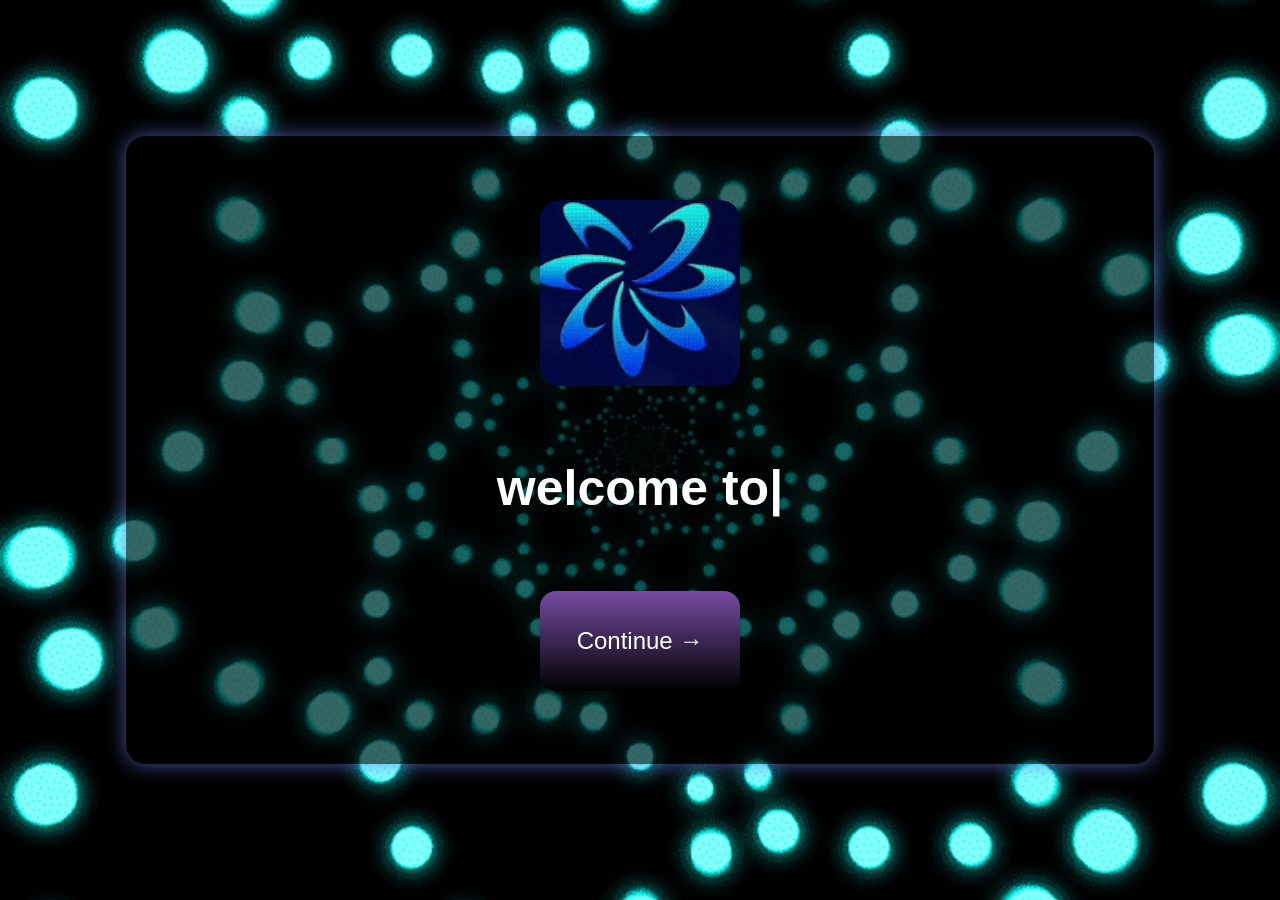
<file: index.html>
<!DOCTYPE html>
<html lang="en">

<head>
  <meta charset="UTF-8">
  <meta name="viewport" content="width=device-width, initial-scale=1.0">
  <title>2B</title>
  <link rel="stylesheet" href="./2B.css">
  <link rel="icon" href="images/IMG_0420.jpeg">
</head>

<body>
 <div id="box" role="main" aria-label="Welcome to 2B AI Teacher">
  <img src="images/IMG_0420.jpeg" id="logo" alt="2B AI Teacher Logo" tabindex="0" role="button" aria-label="Click to change background">

  <h1 id="title" aria-live="polite"></h1>

  <button id="continue" aria-label="Continue to main page">Continue →</button>
</div>

<script src="./2B.js"></script>
</body>

</html>
</file>
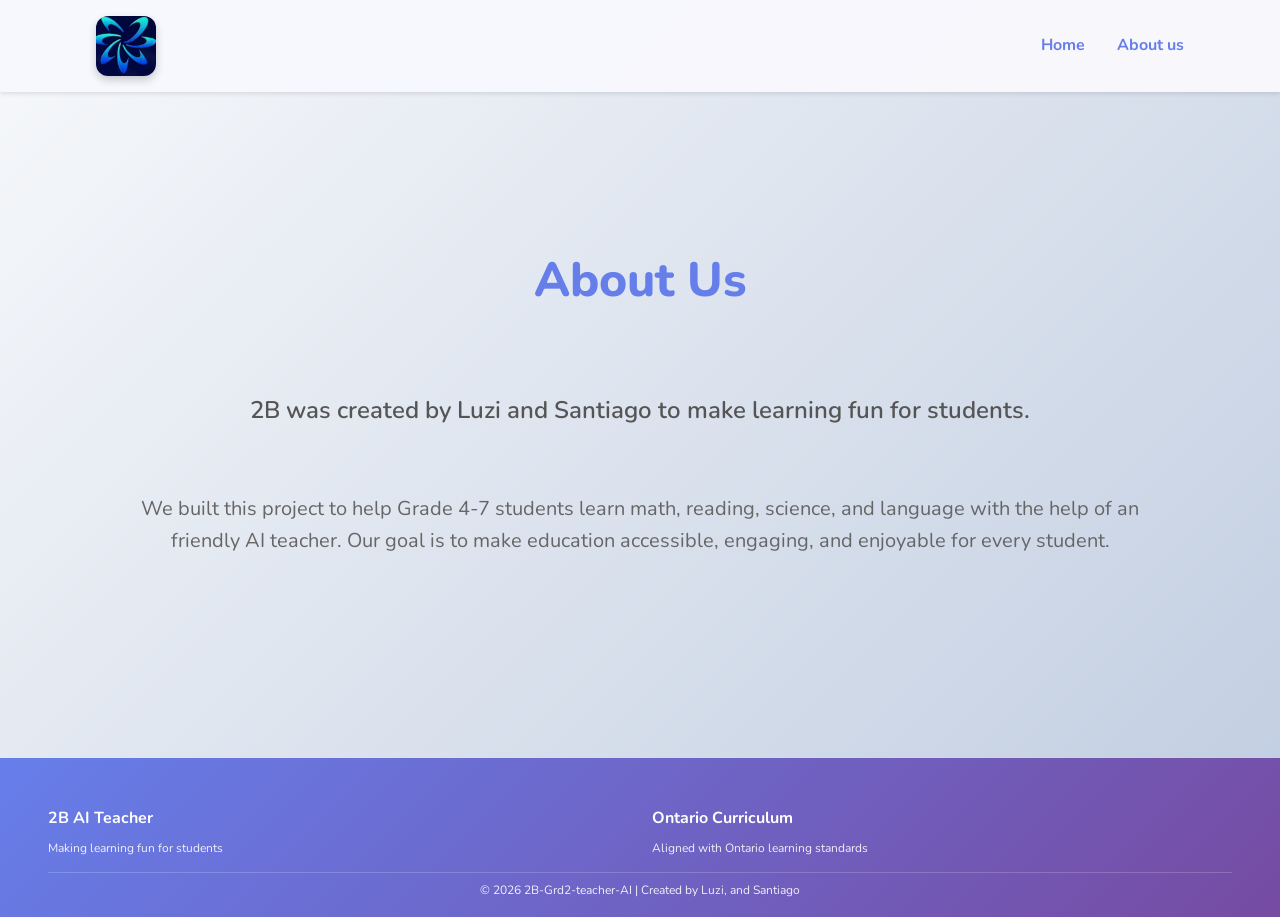
<file: html/about.html>
<!DOCTYPE html>
<html lang="en">
<head>
  <meta charset="UTF-8" />
  <meta name="viewport" content="width=device-width, initial-scale=1.0" />
  <title>About Us</title>
  <link rel="stylesheet" href="../css/shared.css" />
  <link rel="stylesheet" href="../css/main.css" />
  <link rel="preconnect" href="https://fonts.googleapis.com">
  <link rel="preconnect" href="https://fonts.gstatic.com" crossorigin>
  <link href="https://fonts.googleapis.com/css2?family=Nunito:wght@400;600;700;800&display=swap" rel="stylesheet">
  <link rel="icon" href="../images/IMG_0420.jpeg">
  <script src="../js/layout.js"></script>
</head>

<body>
  <header class="header" role="banner"></header>

  <section class="hero" role="main" aria-label="About us">
    <div class="hero-content">
      <h1 class="hero-title">About Us</h1>
      <p class="hero-subtitle">2B was created by Luzi and Santiago to make learning fun for students.</p>
      <p class="hero-description">We built this project to help Grade 4-7 students learn math, reading, science, and language with the help of an friendly AI teacher. Our goal is to make education accessible, engaging, and enjoyable for every student.</p>
    </div>
  </section>

  <footer class="footer" role="contentinfo"></footer>
</body>
</html>
</file>
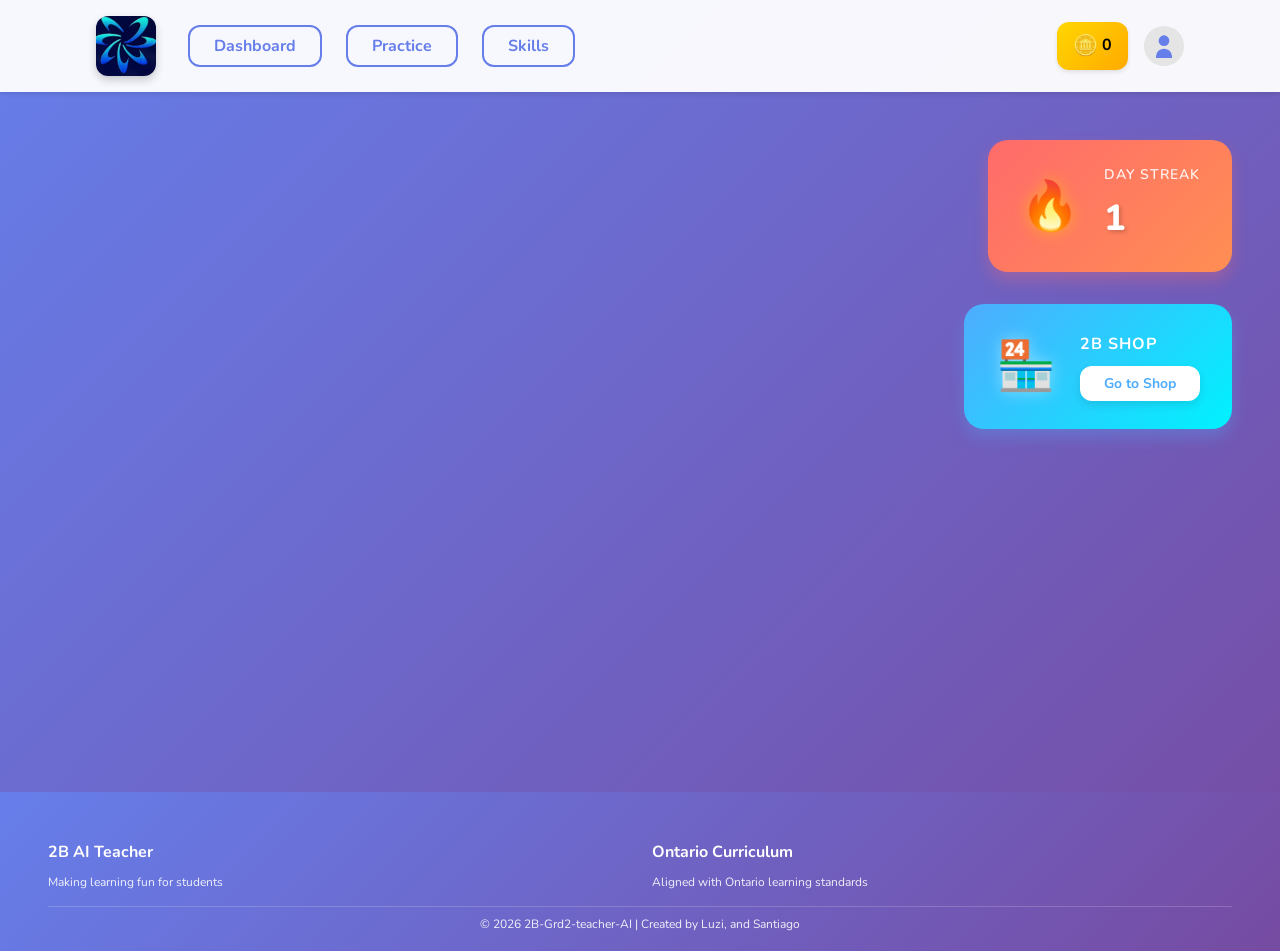
<file: html/dashboard.html>
<!DOCTYPE html>
<html lang="en">
    <head>
        <meta charset="UTF-8" />
        <meta name="viewport" content="width=device-width, initial-scale=1.0" />
        <title>Dashboard</title>
        <link rel="stylesheet" href="../css/shared.css" />
        <link rel="stylesheet" href="../css/dashboard.css" />
        <link rel="preconnect" href="https://fonts.googleapis.com">
        <link rel="preconnect" href="https://fonts.gstatic.com" crossorigin>
        <link href="https://fonts.googleapis.com/css2?family=Nunito:wght@400;600;700;800&display=swap" rel="stylesheet">
        <link rel="icon" href="../images/IMG_0420.jpeg"> 
        <script src="../js/layout.js"></script>     
    </head>

    <body>
        <!-- Header Navigation -->
        <header class="header" role="banner"></header>

        <!-- Main Content -->
        <main class="dashboard-content" role="main">
            <div class="streak-container">
                <div class="streak-card">
                    <div class="streak-icon">
                        🔥
                    </div>
                    <div class="streak-info">
                        <div class="streak-label">Day Streak</div>
                        <div class="streak-count">0</div>
                    </div>
                </div>
            </div>
            <div class="shop-container">
                <div class="shop-card">
                    <div class="shop-icon">
                        🏪
                    </div>
                    <div class="shop-info">
                        <div class="shop-label">2B Shop</div>
                        <button class="shop-button">Go to Shop</button>
                    </div>
                </div>
            </div>
        </main>
            <!-- Shop Overlay -->
        <div id="shopOverlay" class="shop-overlay">
            <div class="shop-modal">
                <button id="closeShop" class="close-shop">✕</button>

                <h2>🏪 2B Shop</h2>
                <p>Welcome to the 2B Shop!</p>

                <!-- Shop items will go here later -->
            </div>
        </div>

        <!-- Footer -->
        <footer class="footer" role="contentinfo"></footer>

<!-- Grade Selection Overlay -->
<div id="gradeOverlay" class="grade-overlay">
    <div class="grade-modal">
        <button id="closeGrade" class="close-grade">✕</button>

        <h2>Choose My Grade</h2>
        <p>Select my grade:</p>

        <div class="grade-buttons">
            <button class="grade-button" data-grade="4">Grade 4</button>
            <button class="grade-button" data-grade="5">Grade 5</button>
            <button class="grade-button" data-grade="6">Grade 6</button>
            <button class="grade-button" data-grade="7">Grade 7</button>
        </div>

        <p id="selectedGrade">No grade selected</p>
    </div>
</div>



        <script src="../js/dashboard.js"></script>
    </body>

</html>
</file>
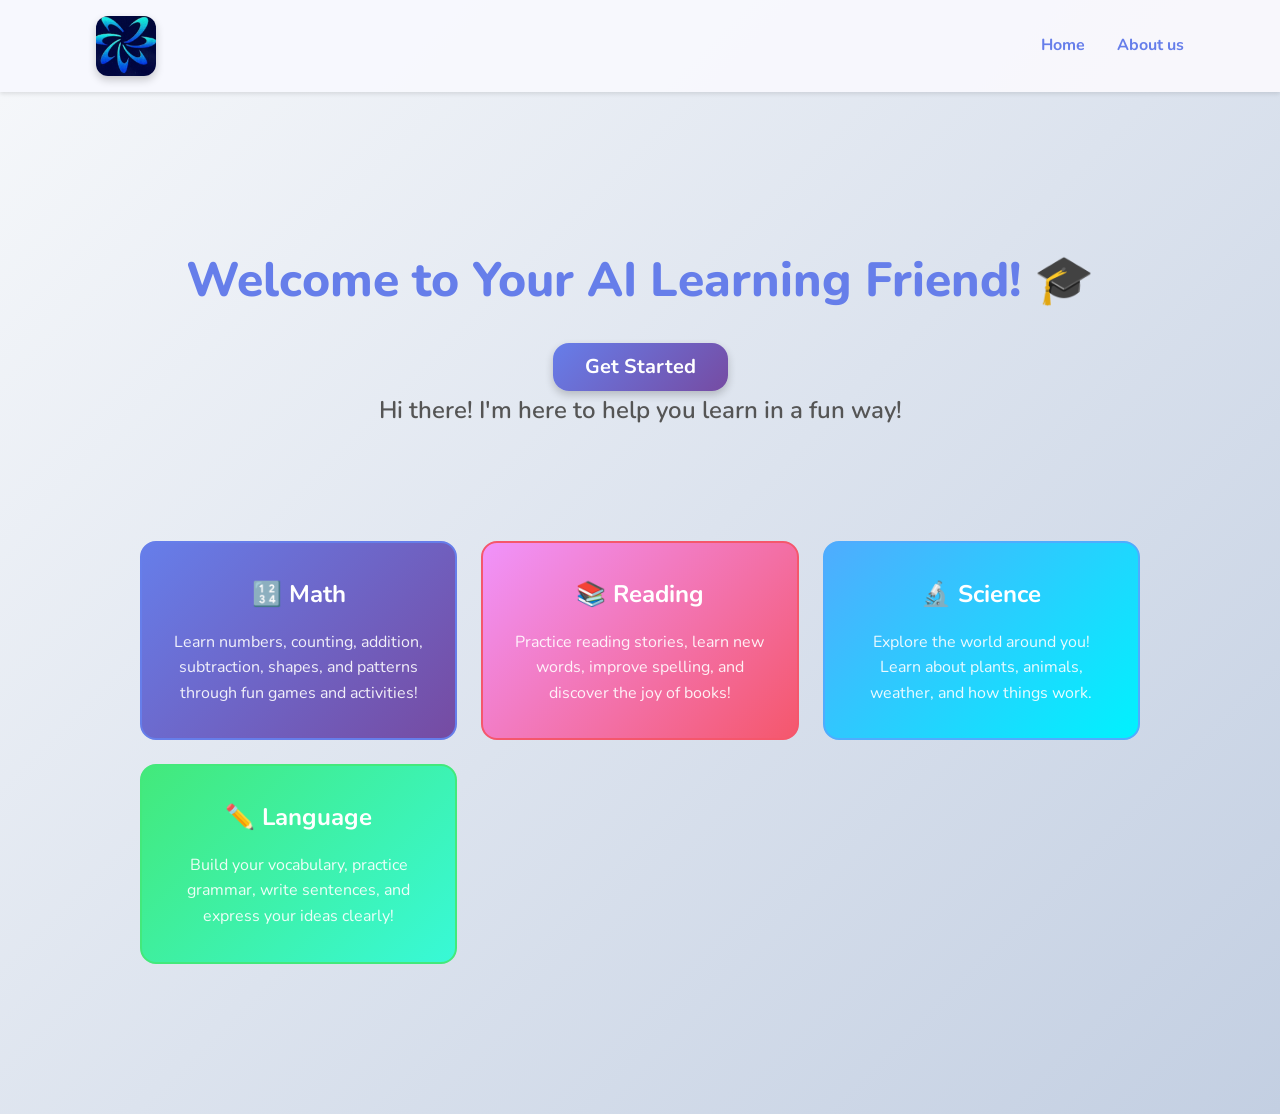
<file: html/main.html>
<!DOCTYPE html>
<html lang="en">
<head>
  <meta charset="UTF-8" />
  <meta name="viewport" content="width=device-width, initial-scale=1.0" />
  <title>Main Section</title>
  <link rel="stylesheet" href="../css/shared.css" />
  <link rel="stylesheet" href="../css/main.css" />
  <link rel="preconnect" href="https://fonts.googleapis.com">
  <link rel="preconnect" href="https://fonts.gstatic.com" crossorigin>
  <link href="https://fonts.googleapis.com/css2?family=Nunito:wght@400;600;700;800&display=swap" rel="stylesheet">
  <link rel="icon" href="../images/IMG_0420.jpeg">
  <script src="../js/layout.js"></script>
</head>

<body>
  <!-- Header Navigation -->
  <header class="header" role="banner"></header>

  <!-- Hero Section -->
  <section class="hero" role="main" aria-label="Welcome section">
    <div class="hero-content">
      <div class="hero-text">
        <h1 class="hero-title">Welcome to Your AI Learning Friend! 🎓</h1>  
              
        <a href="onboarding.html" class="get-started-btn">Get Started</a>

        <p class="hero-subtitle">Hi there! I'm here to help you learn in a fun way!</p>
      </div>

      <div class="subjects-grid">
        <div class="subject-card math-card">
          <h2>🔢 Math</h2>
          <p>Learn numbers, counting, addition, subtraction, shapes, and patterns through fun games and activities!</p>
        </div>

        <div class="subject-card reading-card">
          <h2>📚 Reading</h2>
          <p>Practice reading stories, learn new words, improve spelling, and discover the joy of books!</p>
        </div>

        <div class="subject-card science-card">
          <h2>🔬 Science</h2>
          <p>Explore the world around you! Learn about plants, animals, weather, and how things work.</p>
        </div>

        <div class="subject-card language-card">
          <h2>✏️ Language</h2>
          <p>Build your vocabulary, practice grammar, write sentences, and express your ideas clearly!</p>
        </div>
      </div>
    </div>
  </section>

  <script src="../js/main.js"></script>
  
</body>
</html>
</file>
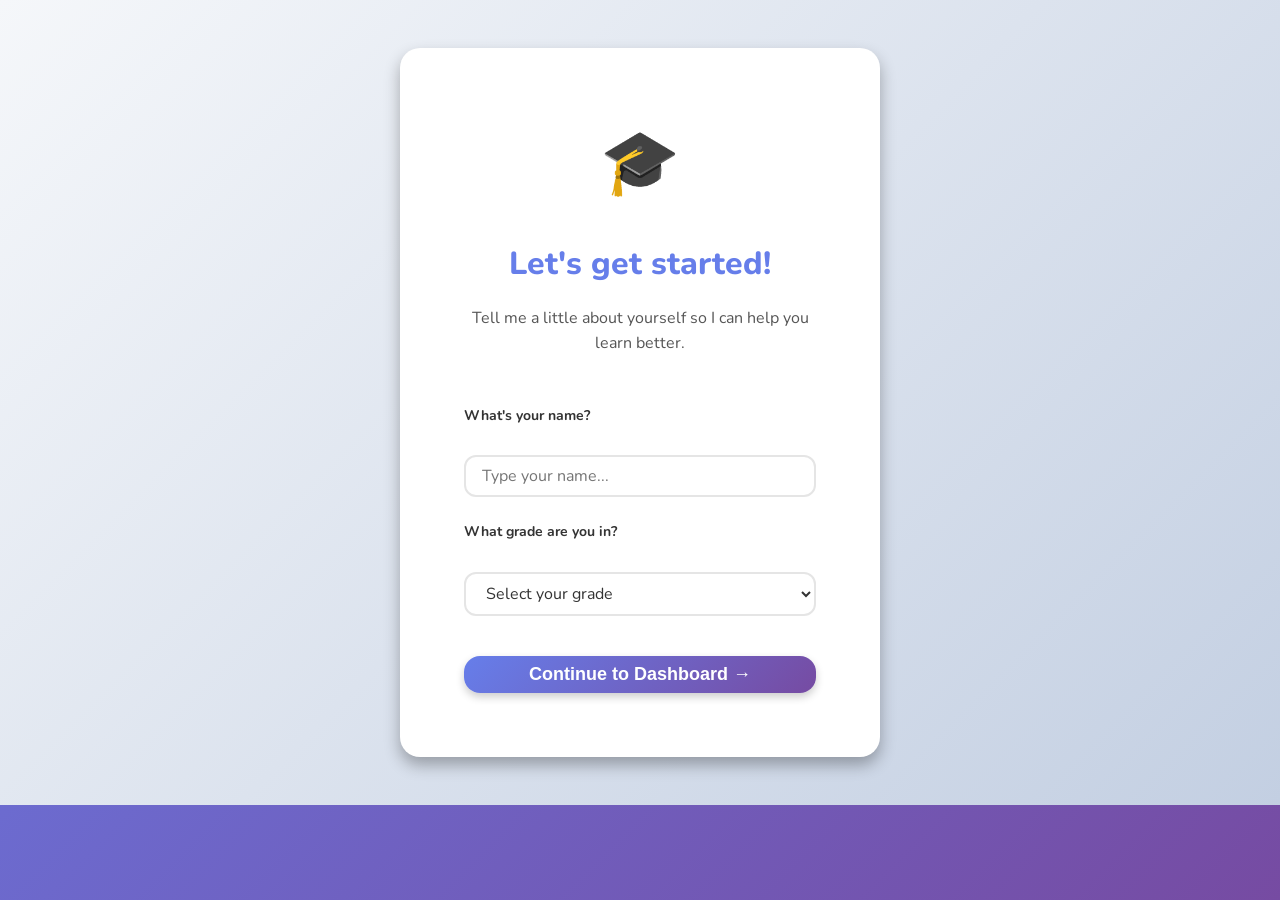
<file: html/onboarding.html>
<!DOCTYPE html>
<html lang="en">
<head>
  <meta charset="UTF-8" />
  <meta name="viewport" content="width=device-width, initial-scale=1.0" />
  <title>Welcome to 2B</title>
  <link rel="stylesheet" href="../css/shared.css" />
  <link rel="stylesheet" href="../css/onboarding.css" />
  <link rel="preconnect" href="https://fonts.googleapis.com">
  <link rel="preconnect" href="https://fonts.gstatic.com" crossorigin>
  <link href="https://fonts.googleapis.com/css2?family=Nunito:wght@400;600;700;800&display=swap" rel="stylesheet">
  <link rel="icon" href="../images/IMG_0420.jpeg">
</head>

<body>
  <section class="onboarding-section" role="main" aria-label="Welcome setup">
    <div class="onboarding-card">
      <div class="onboarding-icon">🎓</div>
      <h1>Let's get started!</h1>
      <p>Tell me a little about yourself so I can help you learn better.</p>

      <form id="onboardingForm" class="onboarding-form" autocomplete="off">
        <label for="studentName">What's your name?</label>
        <input type="text" id="studentName" placeholder="Type your name..." required autocomplete="off" />

        <label for="studentGrade">What grade are you in?</label>
        <select id="studentGrade" required>
          <option value="" disabled selected>Select your grade</option>
          <option value="4">Grade 4</option>
          <option value="5">Grade 5</option>
          <option value="6">Grade 6</option>
          <option value="7">Grade 7</option>
        </select>

        <button type="submit" class="continue-btn">Continue to Dashboard →</button>
      </form>
    </div>
  </section>

  <script src="../js/onboarding.js"></script>
</body>
</html>
</file>
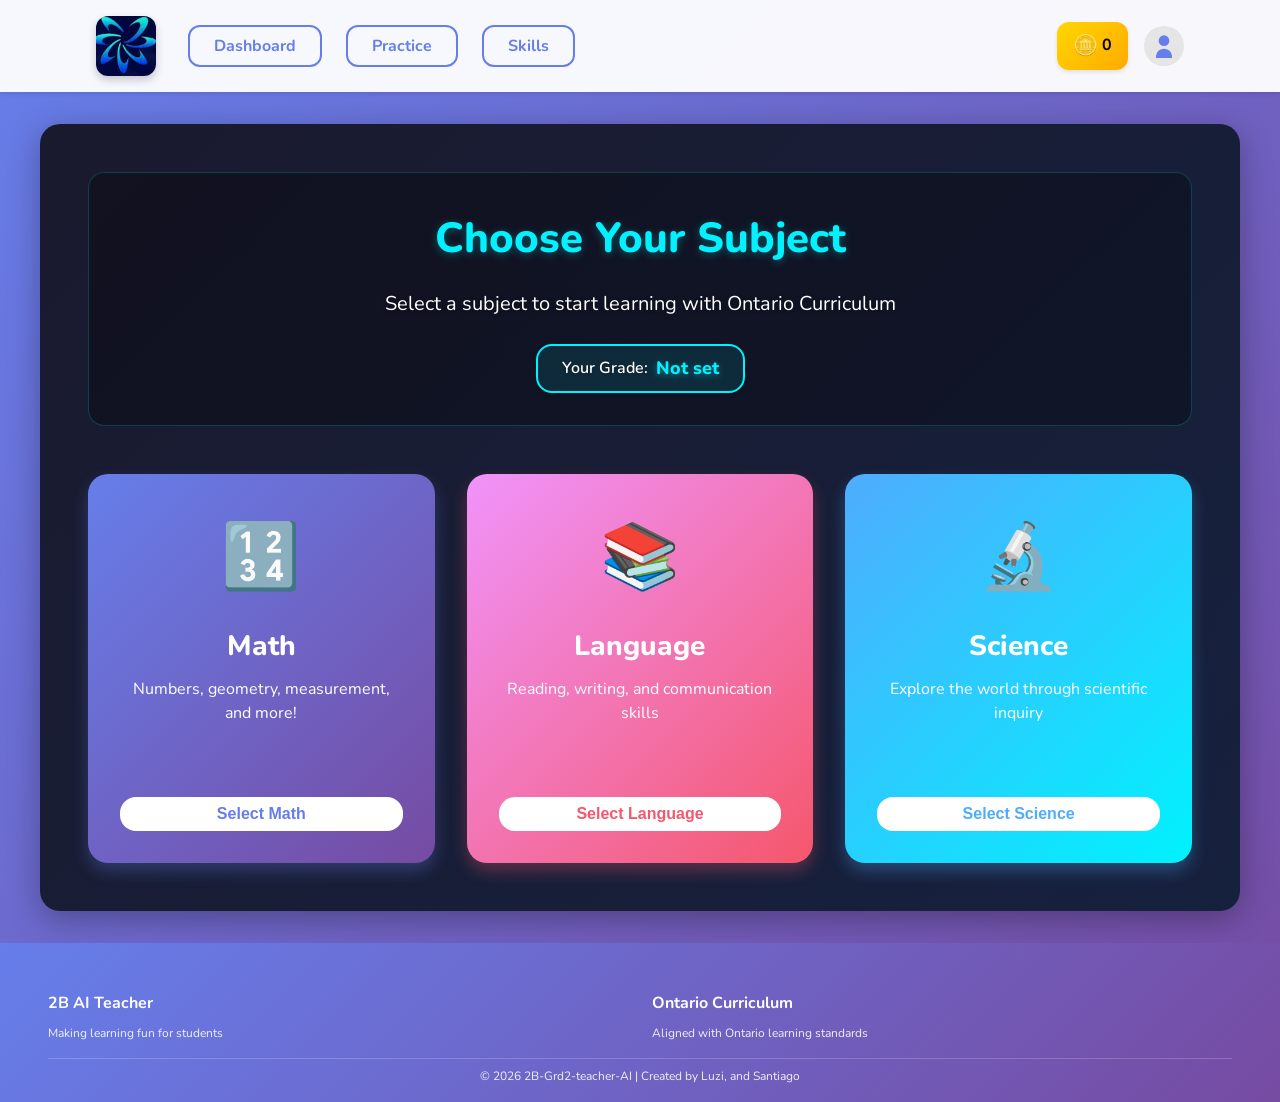
<file: html/practice.html>
<!DOCTYPE html>
<html lang="en">
<head>
  <meta charset="UTF-8" />
  <meta name="viewport" content="width=device-width, initial-scale=1.0" />
  <title>Practice - 2B AI Teacher</title>
  <link rel="stylesheet" href="../css/shared.css" />
  <link rel="stylesheet" href="../css/practice.css" />
  <link rel="preconnect" href="https://fonts.googleapis.com">
  <link rel="preconnect" href="https://fonts.gstatic.com" crossorigin>
  <link href="https://fonts.googleapis.com/css2?family=Nunito:wght@400;600;700;800&display=swap" rel="stylesheet">
  <link rel="icon" href="../images/IMG_0420.jpeg">
  <script src="../js/layout.js"></script>
</head>

<body>
  <!-- Header Navigation -->
  <header class="header" role="banner"></header>

  <!-- Main Content -->
  <main class="practice-content" role="main">
    <div class="practice-header">
      <h1 class="practice-title">Choose Your Subject</h1>
      <p class="practice-subtitle">Select a subject to start learning with Ontario Curriculum</p>
      <div class="grade-indicator">
        <span class="grade-label">Your Grade:</span>
        <span class="grade-value" id="currentGrade">Loading...</span>
      </div>
    </div>

    <!-- Subject Selection Cards -->
    <div class="subjects-container">
      <div class="subject-card math-card" data-subject="math">
        <div class="subject-icon">🔢</div>
        <h2 class="subject-name">Math</h2>
        <p class="subject-description">Numbers, geometry, measurement, and more!</p>
        <div class="subject-themes" id="math-themes"></div>
        <button class="select-subject-btn" aria-label="Select Math subject">Select Math</button>
      </div>

      <div class="subject-card language-card" data-subject="language">
        <div class="subject-icon">📚</div>
        <h2 class="subject-name">Language</h2>
        <p class="subject-description">Reading, writing, and communication skills</p>
        <div class="subject-themes" id="language-themes"></div>
        <button class="select-subject-btn" aria-label="Select Language subject">Select Language</button>
      </div>

      <div class="subject-card science-card" data-subject="science">
        <div class="subject-icon">🔬</div>
        <h2 class="subject-name">Science</h2>
        <p class="subject-description">Explore the world through scientific inquiry</p>
        <div class="subject-themes" id="science-themes"></div>
        <button class="select-subject-btn" aria-label="Select Science subject">Select Science</button>
      </div>
    </div>

    <!-- Theme Selection Modal -->
    <div id="themeModal" class="theme-modal">
      <div class="theme-modal-content">
        <button id="closeThemeModal" class="close-modal" aria-label="Close theme selection">✕</button>
        <h2 id="modalSubjectTitle">Select a Theme</h2>
        <p id="modalSubjectDescription">Choose a specific topic to study</p>
        <div class="themes-grid" id="themesGrid"></div>
      </div>
    </div>
  </main>

  <!-- Footer -->
  <footer class="footer" role="contentinfo"></footer>

  <script src="../js/curriculum.js"></script>
  <script src="../js/practice.js"></script>
</body>
</html>
</file>
<file: 2B.css>
/* CSS Variables - Design System */
:root {
  /* Colors */
  --color-primary: #667eea;
  --color-secondary: #764ba2;
  --color-accent: #a855f7;
  --color-dark: #000000;
  --color-light: #ffffff;
  --color-gray: #808080;
  --color-gray-light: #e5e5e5;
  
  /* Spacing */
  --spacing-xs: 4px;
  --spacing-sm: 8px;
  --spacing-md: 16px;
  --spacing-lg: 24px;
  --spacing-xl: 32px;
  --spacing-2xl: 48px;
  --spacing-3xl: 64px;

  /* Border Radius */
  --radius-sm: 8px;
  --radius-md: 12px;
  --radius-lg: 16px;
  --radius-xl: 20px;
  --radius-2xl: 24px;

  /* Shadows */
  --shadow-sm: 0 2px 4px rgba(0, 0, 0, 0.1);
  --shadow-md: 0 4px 8px rgba(0, 0, 0, 0.2);
  --shadow-lg: 0 8px 16px rgba(0, 0, 0, 0.3);
  --shadow-glow: 0 0 20px rgba(102, 126, 234, 0.7);

  /* Animation Timing */
  --ease-in-out: cubic-bezier(0.4, 0, 0.2, 1);
  --ease-out: cubic-bezier(0, 0, 0.2, 1);
  --ease-in: cubic-bezier(0.4, 0, 1, 1);
  --duration-fast: 0.2s;
  --duration-normal: 0.3s;
  --duration-slow: 0.5s;
}

body {
  margin: 0;
  min-height: 100vh;

  display: flex;
  flex-direction: column;
  justify-content: center;
  align-items: center;

  font-family: Arial, Helvetica, sans-serif;
  background-color: var(--color-dark);
  background-image: url("images/AI.gif");
  background-size: cover;
  background-position: center;
  background-repeat: no-repeat;
  background-attachment: fixed;
}

/* ---------------- Logo ---------------- */

#logo {
  width: 200px;
  cursor: pointer;
  border-radius: var(--radius-xl);
  display: block;

  transition: transform var(--duration-fast) var(--ease-out);

  animation: fadeIn 1s var(--ease-out) forwards;
  animation-delay: 0.5s;
  opacity: 0;
}

#logo:hover {
  transform: scale(1.3);
}

#logo:focus {
  outline: 3px solid var(--color-primary);
  outline-offset: 4px;
}

/* ---------------- Title ---------------- */

#title {
  font-size: 50px;
  color: var(--color-light);
  min-height: 60px;

  animation: fadeIn 1s var(--ease-out) forwards;
  animation-delay: 0.2s;
  opacity: 0;
}

#title::after {
  content: "|";
  animation: blink 0.7s infinite;
}

/* ---------------- Main Box ---------------- */

#box {
  background: rgba(0, 0, 0, 0.6);

  width: 80%;
  max-width: 900px;

  margin-top: var(--spacing-2xl);
  margin-bottom: var(--spacing-2xl);

  padding: var(--spacing-3xl);

  border-radius: var(--radius-xl);

  box-shadow: var(--shadow-glow);

  line-height: 1.8;
  font-size: 22px;

  min-height: 500px;

  display: flex;
  flex-direction: column;
  align-items: center;
  gap: var(--spacing-lg);

  animation: fadeIn 1.2s var(--ease-out) forwards;
}

/* ---------------- Buttons ---------------- */

button {
  animation: fadeIn 1s var(--ease-out) forwards;
  animation-delay: 0.8s;
  opacity: 0;
}

#continue {
  width: 200px;
  min-height: 100px;
  padding: 0 var(--spacing-lg);

  font-size: 24px;
  color: var(--color-light);

  background: linear-gradient(to bottom, var(--color-secondary), var(--color-dark));

  border: none;
  border-radius: var(--radius-lg);

  box-shadow: var(--shadow-md);

  cursor: pointer;

  transition: transform var(--duration-normal) var(--ease-in-out);
}

#continue:hover {
  transform: scale(1.1);
}

#continue:focus {
  outline: 3px solid var(--color-primary);
  outline-offset: 4px;
}

#continue:active {
  transform: scale(0.95);
}

/* ---------------- Animations ---------------- */

@keyframes blink {
  50% {
    opacity: 0;
  }
}

@keyframes fadeIn {
  from {
    opacity: 0;
    transform: translateY(20px);
  }

  to {
    opacity: 1;
    transform: translateY(0);
  }
}

/* Responsive Design */
@media (max-width: 768px) {
  #logo {
    width: 150px;
  }

  #title {
    font-size: 36px;
  }

  #box {
    width: 90%;
    padding: var(--spacing-2xl);
    margin-top: var(--spacing-lg);
    margin-bottom: var(--spacing-lg);
  }

  #continue {
    width: 160px;
    min-height: 80px;
    font-size: 20px;
  }
}

@media (max-width: 480px) {
  #logo {
    width: 120px;
  }

  #title {
    font-size: 28px;
  }

  #box {
    width: 95%;
    padding: var(--spacing-xl);
    min-height: 400px;
  }

  #continue {
    width: 140px;
    min-height: 70px;
    font-size: 18px;
  }
}
</file>
<file: css/shared.css>
/* ========================================
   SHARED CSS - Common Styles for All Pages
   ======================================== */

/* CSS Variables - Design System */
:root {
  /* Colors */
  --color-primary: #667eea;
  --color-secondary: #764ba2;
  --color-accent: #a855f7;
  --color-dark: #000000;
  --color-light: #ffffff;
  --color-gray: #808080;
  --color-gray-light: #e5e5e5;
  --color-text: #333333;
  --color-text-light: #555555;
  --color-text-muted: #666666;

  /* Spacing */
  --spacing-xs: 4px;
  --spacing-sm: 8px;
  --spacing-md: 16px;
  --spacing-lg: 24px;
  --spacing-xl: 32px;
  --spacing-2xl: 48px;
  --spacing-3xl: 64px;

  /* Border Radius */
  --radius-sm: 8px;
  --radius-md: 12px;
  --radius-lg: 16px;
  --radius-xl: 20px;
  --radius-2xl: 24px;

  /* Shadows */
  --shadow-sm: 0 2px 4px rgba(0, 0, 0, 0.1);
  --shadow-md: 0 4px 8px rgba(0, 0, 0, 0.2);
  --shadow-lg: 0 8px 16px rgba(0, 0, 0, 0.3);
  --shadow-glow: 0 0 20px rgba(102, 126, 234, 0.7);

  /* Animation Timing */
  --ease-in-out: cubic-bezier(0.4, 0, 0.2, 1);
  --ease-out: cubic-bezier(0, 0, 0.2, 1);
  --ease-in: cubic-bezier(0.4, 0, 1, 1);
  --duration-fast: 0.2s;
  --duration-normal: 0.3s;
  --duration-slow: 0.5s;
}

/* Reset and Base Styles */
* {
  margin: 0;
  padding: 0;
  box-sizing: border-box;
}

body {
  font-family: 'Nunito', Arial, sans-serif;
  background: linear-gradient(135deg, var(--color-primary) 0%, var(--color-secondary) 100%);
  min-height: 100vh;
  color: var(--color-text);
  line-height: 1.6;
}

/* ========================================
   HEADER STYLES
   ======================================== */

.header {
  background: rgba(255, 255, 255, 0.95);
  padding: var(--spacing-md) var(--spacing-2xl);
  box-shadow: var(--shadow-sm);
  position: sticky;
  top: 0;
  z-index: 1000;
}

.header-container {
  max-width: 100%;
  display: flex;
  justify-content: space-between;
  align-items: center;
  padding: 0 var(--spacing-2xl);
}

.logo-section {
  display: flex;
  align-items: center;
}

#logo {
  width: 60px;
  height: 60px;
  border-radius: var(--radius-md);
  object-fit: cover;
  box-shadow: var(--shadow-md);
  transition: transform var(--duration-normal) var(--ease-out);
}

#logo:hover {
  transform: scale(1.1) rotate(5deg);
}

#logo:focus {
  outline: 3px solid var(--color-primary);
  outline-offset: 4px;
}

.nav {
  display: flex;
  gap: var(--spacing-xl);
}

.nav-link {
  text-decoration: none;
  color: var(--color-primary);
  font-weight: 700;
  font-size: 16px;
  transition: color var(--duration-normal) var(--ease-out), transform var(--duration-fast) var(--ease-out);
}

.nav-link:hover {
  color: var(--color-secondary);
  transform: translateY(-2px);
}

.nav-link:focus {
  outline: 2px solid var(--color-primary);
  outline-offset: 2px;
}

/* ========================================
   FOOTER STYLES
   ======================================== */

.footer {
  background: linear-gradient(135deg, var(--color-primary) 0%, var(--color-secondary) 100%);
  color: var(--color-light);
  padding: var(--spacing-2xl) var(--spacing-2xl) var(--spacing-md);
}

.footer-content {
  max-width: 1200px;
  margin: 0 auto;
  display: grid;
  grid-template-columns: repeat(auto-fit, minmax(250px, 1fr));
  gap: var(--spacing-lg);
  margin-bottom: var(--spacing-md);
}

.footer-section h4 {
  font-size: 16px;
  font-weight: 700;
  margin-bottom: var(--spacing-sm);
}

.footer-section p {
  font-size: 12px;
  line-height: 1.4;
  opacity: 0.9;
}

.footer-section a {
  display: block;
  color: var(--color-light);
  text-decoration: none;
  margin-bottom: var(--spacing-xs);
  font-size: 12px;
  transition: opacity var(--duration-normal) var(--ease-out);
}

.footer-section a:hover {
  opacity: 0.8;
}

.footer-section a:focus {
  outline: 2px solid var(--color-light);
  outline-offset: 2px;
}

.footer-bottom {
  text-align: center;
  padding-top: var(--spacing-sm);
  border-top: 1px solid rgba(255, 255, 255, 0.2);
  font-size: 12px;
  opacity: 0.9;
}

/* ========================================
   SHARED ANIMATIONS
   ======================================== */

@keyframes fadeInUp {
  from {
    opacity: 0;
    transform: translateY(30px);
  }
  to {
    opacity: 1;
    transform: translateY(0);
  }
}

@keyframes bounce {
  0%, 100% {
    transform: translateY(0);
  }
  50% {
    transform: translateY(-10px);
  }
}

/* ========================================
   RESPONSIVE DESIGN (Common)
   ======================================== */

@media (max-width: 768px) {
  .header {
    padding: var(--spacing-sm) var(--spacing-md);
  }

  .header-container {
    padding: 0 var(--spacing-md);
    gap: var(--spacing-md);
  }

  #logo {
    width: 45px;
    height: 45px;
  }

  .nav {
    gap: var(--spacing-md);
  }

  .nav-link {
    font-size: 14px;
  }

  .footer {
    padding: var(--spacing-lg) var(--spacing-md) var(--spacing-sm);
  }

  .footer-content {
    grid-template-columns: 1fr;
    gap: var(--spacing-md);
  }

  .footer-section h4 {
    font-size: 14px;
  }

  .footer-section p,
  .footer-section a {
    font-size: 11px;
  }

  .footer-bottom {
    font-size: 11px;
  }
}

@media (max-width: 480px) {
  .header {
    padding: var(--spacing-xs) var(--spacing-sm);
  }

  .header-container {
    padding: 0 var(--spacing-sm);
    flex-wrap: wrap;
  }

  #logo {
    width: 40px;
    height: 40px;
  }

  .nav {
    gap: var(--spacing-xs);
  }

  .nav-link {
    font-size: 12px;
  }

  .footer {
    padding: var(--spacing-lg) var(--spacing-md) var(--spacing-sm);
  }
}
</file>
<file: css/main.css>
/* ========================================
   MAIN.CSS - Main Page
   Import shared.css for common styles
   ======================================== */

/* Hero Section */
.hero {
  background: linear-gradient(135deg, #f5f7fa 0%, #c3cfe2 100%);
  padding: 150px var(--spacing-2xl);
  text-align: center;
  min-height: 74vh;
}

.hero-content {
  max-width: 1000px;
  margin: 0 auto;
  display: flex;
  flex-direction: column;
  align-items: center;
  gap: var(--spacing-2xl);
}

.hero-title {
  font-size: 48px;
  font-weight: 800;
  color: var(--color-primary);
  margin-bottom: var(--spacing-lg);
  animation: fadeInUp 0.8s var(--ease-out);
}

.get-started-btn {
  display: inline-block;
  padding: var(--spacing-sm) var(--spacing-xl);
  background: linear-gradient(135deg, var(--color-primary) 0%, var(--color-secondary) 100%);
  color: white;
  font-size: 20px;
  font-weight: 700;
  text-decoration: none;
  border-radius: var(--radius-lg);
  box-shadow: var(--shadow-md);
  transition: transform var(--duration-normal) var(--ease-out), box-shadow var(--duration-normal) var(--ease-out);
  animation: fadeInUp 0.8s var(--ease-out) 0.1s backwards;
}

.get-started-btn:hover {
  transform: translateY(-3px) scale(1.05);
  box-shadow: var(--shadow-lg);
}

.get-started-btn:focus {
  outline: 3px solid var(--color-primary);
  outline-offset: 4px;
}

.get-started-btn:active {
  transform: translateY(0) scale(0.98);
}

.hero-subtitle {
  font-size: 24px;
  color: var(--color-text-light);
  font-weight: 600;
  margin-bottom: var(--spacing-md);
  animation: fadeInUp 0.8s var(--ease-out) 0.2s backwards;
}

.hero-description {
  font-size: 20px;
  color: var(--color-text-muted);
  animation: fadeInUp 0.8s var(--ease-out) 0.4s backwards;
}

/* Subject Cards Grid */
.subjects-grid {
  display: grid;
  grid-template-columns: repeat(auto-fit, minmax(250px, 1fr));
  gap: var(--spacing-lg);
  width: 100%;
  max-width: 1200px;
  margin-top: var(--spacing-2xl);
}

.subject-card {
  padding: var(--spacing-xl);
  border: 2px solid var(--color-primary);
  border-radius: var(--radius-lg);
  transition: transform var(--duration-normal) var(--ease-out), box-shadow var(--duration-normal) var(--ease-out);
  cursor: pointer;
}

.subject-card:hover {
  transform: scale(1.05);
  box-shadow: var(--shadow-lg);
}

.subject-card h2 {
  font-size: 24px;
  color:#000000;
  margin-bottom: var(--spacing-md);
}

.subject-card p {
  font-size: 16px;
  color: #000000;
  line-height: 1.6;
}

/* Card Colors */
.math-card {
  background: linear-gradient(135deg, #667eea 0%, #764ba2 100%);
  border-color: #667eea;
}

.math-card h2 {
  color: white;
}

.math-card p {
  color: rgba(255, 255, 255, 0.9);
}

.reading-card {
  background: linear-gradient(135deg, #f093fb 0%, #f5576c 100%);
  border-color: #f5576c;
}

.reading-card h2 {
  color: white;
}

.reading-card p {
  color: rgba(255, 255, 255, 0.9);
}

.science-card {
  background: linear-gradient(135deg, #4facfe 0%, #00f2fe 100%);
  border-color: #4facfe;
}

.science-card h2 {
  color: white;
}

.science-card p {
  color: rgba(255, 255, 255, 0.9);
}

.language-card {
  background: linear-gradient(135deg, #43e97b 0%, #38f9d7 100%);
  border-color: #43e97b;
}

.language-card h2 {
  color: white;
}

.language-card p {
  color: rgba(255, 255, 255, 0.9);
}

/* ========================================
   RESPONSIVE DESIGN - Main Page
   ======================================== */

@media (max-width: 768px) {
  .hero {
    padding: 100px var(--spacing-lg);
  }

  .hero-title {
    font-size: 32px;
  }

  .get-started-btn {
    font-size: 18px;
    padding: var(--spacing-sm) var(--spacing-lg);
  }

  .hero-subtitle {
    font-size: 18px;
  }

  .hero-description {
    font-size: 16px;
  }

  .subjects-grid {
    grid-template-columns: 1fr;
  }
}

@media (max-width: 480px) {
  .hero {
    padding: 80px var(--spacing-md);
  }

  .hero-title {
    font-size: 24px;
  }

  .get-started-btn {
    font-size: 16px;
    padding: var(--spacing-xs) var(--spacing-md);
  }

  .hero-subtitle {
    font-size: 16px;
  }

  .hero-description {
    font-size: 14px;
  }

  .subjects-grid {
    grid-template-columns: 1fr;
  }
}
</file>
<file: css/dashboard.css>
/* ========================================
   DASHBOARD.CSS - Dashboard Page Specific Styles
   Import shared.css for common styles
   ======================================== */

/* Dashboard Header Layout */
.header-container {
  max-width: 100%;
  display: flex;
  align-items: center;
  justify-content: space-between;
  padding: 0 var(--spacing-2xl);
}

.header-left {
  display: flex;
  align-items: center;
  gap: var(--spacing-xl);
}

.logo-section {
  display: flex;
  align-items: center;
}

.logo-title {
  font-size: 28px;
  font-weight: 800;
  color: var(--color-dark);
  font-family: 'Nunito', Arial, sans-serif;
}

.nav {
  display: flex;
  gap: var(--spacing-lg);
  align-items: center;
}

.nav-button {
  background: transparent;
  border: 2px solid var(--color-primary);
  color: var(--color-primary);
  font-weight: 700;
  font-size: 16px;
  padding: var(--spacing-sm) var(--spacing-lg);
  border-radius: var(--radius-md);
  cursor: pointer;
  transition: all var(--duration-normal) var(--ease-out);
  font-family: 'Nunito', Arial, sans-serif;
}

.nav-button:hover {
  background: var(--color-primary);
  color: white;
  transform: translateY(-2px);
}

.nav-button:focus {
  outline: 2px solid var(--color-primary);
  outline-offset: 2px;
}

.user-info {
  display: flex;
  align-items: center;
  gap: var(--spacing-md);
}

.coin-display {
  display: flex;
  align-items: center;
  gap: var(--spacing-xs);
  background: linear-gradient(135deg, #ffd700 0%, #ffaa00 100%);
  padding: var(--spacing-sm) var(--spacing-md);
  border-radius: var(--radius-md);
  box-shadow: var(--shadow-sm);
}

.coin-emoji {
  font-size: 20px;
}

.coin-count {
  font-size: 16px;
  font-weight: 700;
  color: var(--color-dark);
}

.profile-icon {
  display: flex;
  align-items: center;
  justify-content: center;
  width: 40px;
  height: 40px;
  border-radius: 50%;
  background: var(--color-gray-light);
  cursor: pointer;
  transition: transform var(--duration-normal) var(--ease-out);
}

.profile-icon:hover {
  transform: scale(1.1);
}

.profile-icon:focus {
  outline: 2px solid var(--color-primary);
  outline-offset: 2px;
}

/* Dashboard Content */
.dashboard-content {
  padding: var(--spacing-2xl) var(--spacing-2xl) 0;
  min-height: calc(100vh - 200px);
}

.streak-container {
  display: flex;
  justify-content: flex-end;
  margin-bottom: var(--spacing-xl);
}

.streak-card {
  background: linear-gradient(135deg, #ff6b6b 0%, #ff8e53 100%);
  border-radius: var(--radius-xl);
  padding: var(--spacing-lg) var(--spacing-xl);
  display: flex;
  align-items: center;
  gap: var(--spacing-lg);
  box-shadow: 0 8px 16px rgba(255, 107, 107, 0.3);
  position: relative;
  overflow: hidden;
  cursor: pointer;
  transition: transform var(--duration-normal) var(--ease-out), box-shadow var(--duration-normal) var(--ease-out);
  animation: slideInRight 0.5s var(--ease-out);
}

.streak-card:hover {
  transform: translateY(-4px) scale(1.02);
  box-shadow: 0 12px 24px rgba(255, 107, 107, 0.4);
}

.streak-icon {
  font-size: 48px;
  animation: flameFlicker 0.3s ease-in-out infinite alternate;
  filter: drop-shadow(0 0 8px rgba(255, 200, 0, 0.6));
}

.streak-info {
  display: flex;
  flex-direction: column;
  align-items: flex-start;
}

.streak-label {
  font-size: 14px;
  font-weight: 600;
  color: rgba(255, 255, 255, 0.9);
  text-transform: uppercase;
  letter-spacing: 1px;
  margin-bottom: var(--spacing-xs);
}

.streak-count {
  font-size: 36px;
  font-weight: 800;
  color: white;
  text-shadow: 2px 2px 4px rgba(0, 0, 0, 0.2);
  animation: countPulse 2s ease-in-out infinite;
}

/* Additional Animations */
@keyframes slideInRight {
  from {
    opacity: 0;
    transform: translateX(50px);
  }
  to {
    opacity: 1;
    transform: translateX(0);
  }
}

@keyframes flameFlicker {
  0% {
    transform: scale(1) rotate(-5deg);
  }
  100% {
    transform: scale(1.1) rotate(5deg);
  }
}

@keyframes countPulse {
  0%, 100% {
    transform: scale(1);
  }
  50% {
    transform: scale(1.05);
  }
}

/* Shop Card */
.shop-container {
  display: flex;
  justify-content: flex-end;
  margin-bottom: var(--spacing-xl);
}

.shop-card {
  background: linear-gradient(135deg, #4facfe 0%, #00f2fe 100%);
  border-radius: var(--radius-xl);
  padding: var(--spacing-lg) var(--spacing-xl);
  display: flex;
  align-items: center;
  gap: var(--spacing-lg);
  box-shadow: 0 8px 16px rgba(79, 172, 254, 0.3);
  position: relative;
  overflow: hidden;
  cursor: pointer;
  transition: transform var(--duration-normal) var(--ease-out), box-shadow var(--duration-normal) var(--ease-out);
  animation: slideInRight 0.6s var(--ease-out) 0.2s backwards;
}

.shop-card:hover {
  transform: translateY(-4px) scale(1.02);
  box-shadow: 0 12px 24px rgba(79, 172, 254, 0.4);
}

.shop-icon {
  font-size: 48px;
  animation: shopBounce 1s ease-in-out infinite;
  filter: drop-shadow(0 0 8px rgba(255, 255, 255, 0.4));
}

.shop-info {
  display: flex;
  flex-direction: column;
  align-items: flex-start;
  gap: var(--spacing-sm);
}

.shop-label {
  font-size: 16px;
  font-weight: 700;
  color: white;
  text-transform: uppercase;
  letter-spacing: 1px;
}

.shop-button {
  background: white;
  color: #4facfe;
  border: none;
  padding: var(--spacing-sm) var(--spacing-lg);
  border-radius: var(--radius-md);
  font-size: 14px;
  font-weight: 700;
  cursor: pointer;
  transition: all var(--duration-fast) var(--ease-out);
  font-family: 'Nunito', Arial, sans-serif;
  box-shadow: 0 4px 8px rgba(0, 0, 0, 0.1);
}

.shop-button:hover {
  background: #f0f0f0;
  transform: translateY(-2px);
  box-shadow: 0 6px 12px rgba(0, 0, 0, 0.15);
}

.shop-button:focus {
  outline: 2px solid white;
  outline-offset: 2px;
}

@keyframes shopBounce {
  0%, 100% {
    transform: translateY(0) rotate(-5deg);
  }
  50% {
    transform: translateY(-8px) rotate(5deg);
  }
}

/* ========================================
   RESPONSIVE DESIGN - Dashboard Page
   ======================================== */

@media (max-width: 768px) {
  /* Header Styles */
  .header-container {
    padding: 0 var(--spacing-md);
    gap: var(--spacing-md);
  }

  .header-left {
    gap: var(--spacing-md);
  }

  #logo {
    width: 45px;
    height: 45px;
  }

  .nav {
    gap: var(--spacing-sm);
  }

  .nav-button {
    font-size: 14px;
    padding: var(--spacing-xs) var(--spacing-sm);
  }

  .user-info {
    gap: var(--spacing-sm);
  }

  .coin-display {
    padding: var(--spacing-xs) var(--spacing-sm);
  }

  .coin-emoji {
    font-size: 16px;
  }

  .coin-count {
    font-size: 14px;
  }

  .profile-icon {
    width: 35px;
    height: 35px;
  }

  .profile-icon svg {
    width: 28px;
    height: 28px;
  }

  /* Streak Card Responsive */
  .dashboard-content {
    padding: var(--spacing-xl) var(--spacing-lg) 0;
  }

  .streak-card {
    padding: var(--spacing-md) var(--spacing-lg);
  }

  .streak-icon {
    font-size: 40px;
  }

  .streak-count {
    font-size: 32px;
  }

  /* Shop Card Responsive */
  .shop-card {
    padding: var(--spacing-md) var(--spacing-lg);
    gap: var(--spacing-md);
  }

  .shop-icon {
    font-size: 36px;
  }

  .shop-label {
    font-size: 14px;
  }

  .shop-button {
    padding: var(--spacing-xs) var(--spacing-md);
    font-size: 13px;
  }
}

@media (max-width: 480px) {
  /* Header Styles */
  .header-container {
    padding: 0 var(--spacing-sm);
    flex-wrap: wrap;
  }

  .header-left {
    width: 100%;
    justify-content: space-between;
    margin-bottom: var(--spacing-sm);
  }

  #logo {
    width: 40px;
    height: 40px;
  }

  .nav {
    gap: var(--spacing-xs);
  }

  .nav-button {
    font-size: 12px;
    padding: var(--spacing-xs) var(--spacing-xs);
  }

  .user-info {
    width: 100%;
    justify-content: flex-end;
  }

  .coin-display {
    padding: var(--spacing-xs) var(--spacing-sm);
  }

  .coin-emoji {
    font-size: 14px;
  }

  .coin-count {
    font-size: 12px;
  }

  .profile-icon {
    width: 32px;
    height: 32px;
  }

  .profile-icon svg {
    width: 24px;
    height: 24px;
  }

  /* Dashboard Content Responsive */
  .dashboard-content {
    padding: var(--spacing-lg) var(--spacing-md) 0;
  }

  .streak-container {
    margin-bottom: var(--spacing-lg);
  }

  .streak-card {
    padding: var(--spacing-md) var(--spacing-lg);
    gap: var(--spacing-md);
  }

  .streak-icon {
    font-size: 36px;
  }

  .streak-label {
    font-size: 12px;
  }

  .streak-count {
    font-size: 28px;
  }

  /* Shop Card Responsive */
  .shop-card {
    padding: var(--spacing-sm) var(--spacing-md);
    gap: var(--spacing-sm);
  }

  .shop-icon {
    font-size: 32px;
  }

  .shop-label {
    font-size: 12px;
  }

  .shop-button {
    padding: var(--spacing-xs) var(--spacing-sm);
    font-size: 12px;
  }
}

@media (min-width: 769px) and (max-width: 1024px) {
  /* Tablet Styles */
  .header-container {
    padding: 0 var(--spacing-lg);
  }

  .nav-button {
    font-size: 15px;
    padding: var(--spacing-sm) var(--spacing-md);
  }
}

.shop-overlay {
    position: fixed;
    inset: 0;

    background: rgba(0, 0, 0, 0.5);

    display: flex;
    justify-content: center;
    align-items: center;

    opacity: 0;
    visibility: hidden;
    pointer-events: none;

    transition: opacity 0.2s ease, visibility 0.2s ease;

    padding: var(--spacing-lg);
    z-index: 2000;
}
.shop-overlay.show {
    opacity: 1;
    visibility: visible;
    pointer-events: auto;
}

.shop-modal {
    position: relative;

    width: min(650px, 90vw);
    min-height: 380px;

    background: white;
    border-radius: 24px;

    padding: 40px;

    box-shadow: 0 20px 60px rgba(0, 0, 0, 0.4);
}

.close-shop {
    position: absolute;
    top: 16px;
    right: 16px;

    border: none;
    background: none;

    font-size: 26px;
    cursor: pointer;
}


/* ================================
   GRADE SELECTION OVERLAY
================================ */

.grade-overlay {
    position: fixed;
    inset: 0;

    background: rgba(0, 0, 0, 0.5);

    display: flex;
    justify-content: center;
    align-items: center;

    opacity: 0;
    visibility: hidden;
    pointer-events: none;

    transition: opacity 0.2s ease, visibility 0.2s ease;

    padding: var(--spacing-lg);
    z-index: 2000;
}
.grade-overlay.show {
    opacity: 1;
    visibility: visible;
    pointer-events: auto;
}

.grade-modal {
    position: relative;

    width: min(500px, 90vw);
    min-height: 320px;

    background: white;
    border-radius: 24px;

    padding: 40px;

    text-align: center;

    box-shadow: 0 20px 60px rgba(0, 0, 0, 0.4);
}

.close-grade {
    position: absolute;

    top: 16px;
    right: 16px;

    border: none;
    background: none;

    font-size: 26px;
    color: #666;

    cursor: pointer;
    transition: color 0.2s;
}

.close-grade:hover {
    color: #333;
}

.grade-modal h2 {
    font-size: 28px;
    font-weight: 800;
    color: var(--color-primary);
    margin-bottom: var(--spacing-sm);
}

.grade-modal p {
    font-size: 16px;
    color: var(--color-text-light);
    margin-bottom: var(--spacing-xl);
}

.grade-buttons {
    display: flex;
    justify-content: center;
    gap: 12px;

    margin-bottom: var(--spacing-xl);
}

.grade-button {
    padding: 14px 22px;

    border: none;
    border-radius: var(--radius-md);

    background: linear-gradient(135deg, var(--color-primary) 0%, var(--color-secondary) 100%);
    color: white;

    font-size: 16px;
    font-weight: 700;
    font-family: 'Nunito', Arial, sans-serif;

    cursor: pointer;

    transition: transform var(--duration-fast) var(--ease-out), box-shadow var(--duration-fast) var(--ease-out);
}

.grade-button:hover {
    transform: translateY(-2px) scale(1.05);
    box-shadow: var(--shadow-md);
}

.grade-button.selected {
    background: linear-gradient(135deg, #43e97b 0%, #38f9d7 100%);
    box-shadow: 0 4px 12px rgba(67, 233, 123, 0.4);
}

#selectedGrade {
    font-weight: 700;
    color: var(--color-text);
    font-size: 16px;
}
</file>
<file: css/onboarding.css>
.onboarding-section {
  background: linear-gradient(135deg, #f5f7fa 0%, #c3cfe2 100%);
  min-height: calc(100vh - 200px);
  display: flex;
  justify-content: center;
  align-items: center;
  padding: var(--spacing-2xl) var(--spacing-lg);
}

.onboarding-card {
  background: white;
  border-radius: var(--radius-xl);
  box-shadow: var(--shadow-lg);
  padding: var(--spacing-3xl);
  max-width: 480px;
  width: 100%;
  text-align: center;
  animation: fadeInUp 0.8s var(--ease-out);
}

.onboarding-icon {
  font-size: 64px;
  margin-bottom: var(--spacing-lg);
  animation: bounce 1s ease infinite;
}

.onboarding-card h1 {
  font-size: 32px;
  font-weight: 800;
  color: var(--color-primary);
  margin-bottom: var(--spacing-md);
}

.onboarding-card p {
  font-size: 16px;
  color: var(--color-text-light);
  margin-bottom: var(--spacing-2xl);
}

.onboarding-form {
  display: flex;
  flex-direction: column;
  gap: var(--spacing-lg);
  text-align: left;
}

.onboarding-form label {
  font-size: 14px;
  font-weight: 700;
  color: var(--color-text);
  margin-bottom: var(--spacing-xs);
  display: block;
}

.onboarding-form input,
.onboarding-form select {
  width: 100%;
  padding: var(--spacing-sm) var(--spacing-md);
  border: 2px solid var(--color-gray-light);
  border-radius: var(--radius-md);
  font-size: 16px;
  font-family: 'Nunito', Arial, sans-serif;
  color: var(--color-text);
  background: white;
  transition: border-color var(--duration-fast) var(--ease-out);
}

.onboarding-form input:focus,
.onboarding-form select:focus {
  outline: none;
  border-color: var(--color-primary);
}

.continue-btn {
  margin-top: var(--spacing-md);
  padding: var(--spacing-sm) var(--spacing-xl);
  background: linear-gradient(135deg, var(--color-primary) 0%, var(--color-secondary) 100%);
  color: white;
  font-size: 18px;
  font-weight: 700;
  border: none;
  border-radius: var(--radius-lg);
  box-shadow: var(--shadow-md);
  cursor: pointer;
  transition: transform var(--duration-normal) var(--ease-out), box-shadow var(--duration-normal) var(--ease-out);
}

.continue-btn:hover {
  transform: translateY(-2px) scale(1.02);
  box-shadow: var(--shadow-lg);
}

.continue-btn:focus {
  outline: 3px solid var(--color-primary);
  outline-offset: 4px;
}

.continue-btn:active {
  transform: translateY(0) scale(0.98);
}

@media (max-width: 480px) {
  .onboarding-card {
    padding: var(--spacing-2xl);
  }

  .onboarding-card h1 {
    font-size: 24px;
  }

  .onboarding-icon {
    font-size: 48px;
  }
}
</file>
<file: css/practice.css>
/* Practice Page Styles */

/* Dark theme background for body */
body {
  background: linear-gradient(135deg, var(--color-primary) 0%, var(--color-secondary) 100%);
}

/* Dashboard Header Layout - Same as dashboard.css */
.header-container {
  max-width: 100%;
  display: flex;
  align-items: center;
  justify-content: space-between;
  padding: 0 var(--spacing-2xl);
}

.header-left {
  display: flex;
  align-items: center;
  gap: var(--spacing-xl);
}

.logo-section {
  display: flex;
  align-items: center;
}

.logo-title {
  font-size: 28px;
  font-weight: 800;
  color: var(--color-dark);
  font-family: 'Nunito', Arial, sans-serif;
}

.nav {
  display: flex;
  gap: var(--spacing-lg);
  align-items: center;
}

.nav-button {
  background: transparent;
  border: 2px solid var(--color-primary);
  color: var(--color-primary);
  font-weight: 700;
  font-size: 16px;
  padding: var(--spacing-sm) var(--spacing-lg);
  border-radius: var(--radius-md);
  cursor: pointer;
  transition: all var(--duration-normal) var(--ease-out);
  font-family: 'Nunito', Arial, sans-serif;
}

.nav-button:hover {
  background: var(--color-primary);
  color: white;
  transform: translateY(-2px);
}

.nav-button:focus {
  outline: 2px solid var(--color-primary);
  outline-offset: 2px;
}

.user-info {
  display: flex;
  align-items: center;
  gap: var(--spacing-md);
}

.coin-display {
  display: flex;
  align-items: center;
  gap: var(--spacing-xs);
  background: linear-gradient(135deg, #ffd700 0%, #ffaa00 100%);
  padding: var(--spacing-sm) var(--spacing-md);
  border-radius: var(--radius-md);
  box-shadow: var(--shadow-sm);
}

.coin-emoji {
  font-size: 20px;
}

.coin-count {
  font-size: 16px;
  font-weight: 700;
  color: var(--color-dark);
}

.profile-icon {
  display: flex;
  align-items: center;
  justify-content: center;
  width: 40px;
  height: 40px;
  border-radius: 50%;
  background: var(--color-gray-light);
  cursor: pointer;
  transition: transform var(--duration-normal) var(--ease-out);
}

.profile-icon:hover {
  transform: scale(1.1);
}

.profile-icon:focus {
  outline: 2px solid var(--color-primary);
  outline-offset: 2px;
}

.practice-content {
  max-width: 1200px;
  margin: 0 auto;
  padding: var(--spacing-2xl);
  min-height: calc(100vh - 200px);
  background: linear-gradient(135deg, #1a1a2e 0%, #16213e 100%);
  border-radius: var(--radius-xl);
  margin-top: var(--spacing-xl);
  margin-bottom: var(--spacing-xl);
  box-shadow: 0 8px 32px rgba(0, 0, 0, 0.3);
}

.practice-header {
  text-align: center;
  margin-bottom: var(--spacing-2xl);
  padding: var(--spacing-xl);
  background: rgba(0, 0, 0, 0.3);
  border-radius: var(--radius-lg);
  border: 1px solid rgba(0, 242, 254, 0.2);
}

.practice-title {
  font-size: 42px;
  font-weight: 800;
  color: #00f2fe;
  margin-bottom: var(--spacing-md);
  animation: fadeInUp 0.6s var(--ease-out);
  text-shadow: 0 2px 8px rgba(0, 242, 254, 0.3);
}

.practice-subtitle {
  font-size: 20px;
  color: #ffffff;
  margin-bottom: var(--spacing-lg);
  animation: fadeInUp 0.6s var(--ease-out) 0.1s backwards;
  text-shadow: 0 1px 4px rgba(0, 0, 0, 0.3);
}

.grade-indicator {
  display: inline-flex;
  align-items: center;
  gap: var(--spacing-sm);
  background: rgba(0, 242, 254, 0.1);
  padding: var(--spacing-sm) var(--spacing-lg);
  border-radius: var(--radius-lg);
  box-shadow: var(--shadow-sm);
  animation: fadeInUp 0.6s var(--ease-out) 0.2s backwards;
  border: 2px solid #00f2fe;
}

.grade-label {
  font-size: 16px;
  color: #ffffff;
  font-weight: 600;
  text-shadow: 0 1px 3px rgba(0, 0, 0, 0.3);
}

.grade-value {
  font-size: 18px;
  color: #00f2fe;
  font-weight: 800;
  text-shadow: 0 2px 6px rgba(0, 242, 254, 0.4);
}

/* Subject Cards Container */
.subjects-container {
  display: grid;
  grid-template-columns: repeat(auto-fit, minmax(300px, 1fr));
  gap: var(--spacing-xl);
  margin-top: var(--spacing-2xl);
}

/* Subject Cards */
.subject-card {
  background: var(--color-surface);
  border-radius: var(--radius-xl);
  padding: var(--spacing-xl);
  text-align: center;
  box-shadow: var(--shadow-md);
  transition: transform var(--duration-normal) var(--ease-out), 
              box-shadow var(--duration-normal) var(--ease-out);
  cursor: pointer;
  position: relative;
  overflow: hidden;
  animation: fadeInUp 0.6s var(--ease-out) backwards;
}

.subject-card:nth-child(1) {
  animation-delay: 0.3s;
}

.subject-card:nth-child(2) {
  animation-delay: 0.4s;
}

.subject-card:nth-child(3) {
  animation-delay: 0.5s;
}

.subject-card:hover {
  transform: translateY(-8px);
  box-shadow: var(--shadow-lg);
}

.subject-icon {
  font-size: 64px;
  margin-bottom: var(--spacing-md);
  animation: bounce 2s infinite;
}

.subject-name {
  font-size: 28px;
  font-weight: 800;
  color: var(--color-text-primary);
  margin-bottom: var(--spacing-sm);
}

.subject-description {
  font-size: 16px;
  color: var(--color-text-muted);
  margin-bottom: var(--spacing-lg);
  line-height: 1.5;
}

.subject-themes {
  display: flex;
  flex-wrap: wrap;
  gap: var(--spacing-xs);
  justify-content: center;
  margin-bottom: var(--spacing-lg);
  min-height: 24px;
}

.theme-tag {
  font-size: 12px;
  background: var(--color-surface-hover);
  color: var(--color-text-muted);
  padding: 4px 8px;
  border-radius: var(--radius-sm);
}

.select-subject-btn {
  width: 100%;
  padding: var(--spacing-sm) var(--spacing-lg);
  font-size: 16px;
  font-weight: 700;
  color: white;
  border: none;
  border-radius: var(--radius-lg);
  cursor: pointer;
  transition: transform var(--duration-normal) var(--ease-out),
              box-shadow var(--duration-normal) var(--ease-out);
}

.select-subject-btn:hover {
  transform: scale(1.05);
  box-shadow: var(--shadow-md);
}

.select-subject-btn:active {
  transform: scale(0.98);
}

/* Subject-specific colors - Same style as dashboard cards */
.math-card {
  background: linear-gradient(135deg, #667eea 0%, #764ba2 100%);
  border: none;
  box-shadow: 0 8px 16px rgba(102, 126, 234, 0.3);
}

.math-card:hover {
  box-shadow: 0 12px 24px rgba(102, 126, 234, 0.4);
}

.math-card .subject-name,
.math-card .subject-description {
  color: white;
}

.math-card .theme-tag {
  background: rgba(255, 255, 255, 0.2);
  color: white;
}

.math-card .select-subject-btn {
  background: white;
  color: #667eea;
  border: none;
}

.math-card .select-subject-btn:hover {
  background: #f0f0f0;
  color: #667eea;
}

.language-card {
  background: linear-gradient(135deg, #f093fb 0%, #f5576c 100%);
  border: none;
  box-shadow: 0 8px 16px rgba(245, 87, 108, 0.3);
}

.language-card:hover {
  box-shadow: 0 12px 24px rgba(245, 87, 108, 0.4);
}

.language-card .subject-name,
.language-card .subject-description {
  color: white;
}

.language-card .theme-tag {
  background: rgba(255, 255, 255, 0.2);
  color: white;
}

.language-card .select-subject-btn {
  background: white;
  color: #f5576c;
  border: none;
}

.language-card .select-subject-btn:hover {
  background: #f0f0f0;
  color: #f5576c;
}

.science-card {
  background: linear-gradient(135deg, #4facfe 0%, #00f2fe 100%);
  border: none;
  box-shadow: 0 8px 16px rgba(79, 172, 254, 0.3);
}

.science-card:hover {
  box-shadow: 0 12px 24px rgba(79, 172, 254, 0.4);
}

.science-card .subject-name,
.science-card .subject-description {
  color: white;
}

.science-card .theme-tag {
  background: rgba(255, 255, 255, 0.2);
  color: white;
}

.science-card .select-subject-btn {
  background: white;
  color: #4facfe;
  border: none;
}

.science-card .select-subject-btn:hover {
  background: #f0f0f0;
  color: #4facfe;
}

/* Theme Modal - Same style as dashboard overlays */
.theme-modal {
  position: fixed;
  inset: 0;
  background: rgba(0, 0, 0, 0.5);
  display: flex;
  justify-content: center;
  align-items: center;
  opacity: 0;
  visibility: hidden;
  pointer-events: none;
  transition: opacity 0.2s ease, visibility 0.2s ease;
  padding: var(--spacing-lg);
  z-index: 2000;
}

.theme-modal.show {
  opacity: 1;
  visibility: visible;
  pointer-events: auto;
}

.theme-modal-content {
  background: linear-gradient(135deg, #1a1a2e 0%, #16213e 100%);
  border-radius: var(--radius-xl);
  padding: var(--spacing-2xl);
  max-width: 600px;
  width: 90%;
  max-height: 80vh;
  overflow-y: auto;
  position: relative;
  box-shadow: 0 8px 32px rgba(0, 0, 0, 0.5);
  border: 2px solid #00f2fe;
}

.close-modal {
  position: absolute;
  top: var(--spacing-md);
  right: var(--spacing-md);
  width: 36px;
  height: 36px;
  border: none;
  background: rgba(0, 242, 254, 0.2);
  border-radius: 50%;
  font-size: 20px;
  cursor: pointer;
  display: flex;
  align-items: center;
  justify-content: center;
  transition: all var(--duration-fast) var(--ease-out);
  color: #00f2fe;
  border: 2px solid #00f2fe;
}

.close-modal:hover {
  background: rgba(0, 242, 254, 0.4);
  color: #ffffff;
  transform: scale(1.1);
}

#modalSubjectTitle {
  font-size: 28px;
  font-weight: 800;
  color: #00f2fe;
  margin-bottom: var(--spacing-sm);
  margin-top: var(--spacing-sm);
  text-shadow: 0 2px 8px rgba(0, 242, 254, 0.3);
}

#modalSubjectDescription {
  font-size: 16px;
  color: #ffffff;
  margin-bottom: var(--spacing-xl);
  text-shadow: 0 1px 4px rgba(0, 0, 0, 0.3);
}

.themes-grid {
  display: grid;
  grid-template-columns: repeat(auto-fill, minmax(200px, 1fr));
  gap: var(--spacing-md);
}

.theme-item {
  background: rgba(0, 242, 254, 0.1);
  border: 2px solid rgba(0, 242, 254, 0.3);
  border-radius: var(--radius-lg);
  padding: var(--spacing-lg);
  text-align: center;
  cursor: pointer;
  transition: all var(--duration-normal) var(--ease-out);
  box-shadow: var(--shadow-sm);
}

.theme-item:hover {
  border-color: #00f2fe;
  background: linear-gradient(135deg, #00f2fe 0%, #4facfe 100%);
  transform: translateY(-4px);
  box-shadow: 0 8px 16px rgba(0, 242, 254, 0.4);
}

.theme-item:hover h3 {
  color: #1a1a2e;
}

.theme-item h3 {
  font-size: 16px;
  font-weight: 700;
  color: #ffffff;
  margin: 0;
  text-shadow: 0 1px 3px rgba(0, 0, 0, 0.3);
}

.theme-topic-count {
  display: block;
  font-size: 12px;
  font-weight: 600;
  color: rgba(255, 255, 255, 0.7);
  margin-top: var(--spacing-xs);
}

.theme-item:hover .theme-topic-count {
  color: rgba(26, 26, 46, 0.7);
}

/* Animations */
@keyframes fadeInUp {
  from {
    opacity: 0;
    transform: translateY(20px);
  }
  to {
    opacity: 1;
    transform: translateY(0);
  }
}

@keyframes bounce {
  0%, 20%, 50%, 80%, 100% {
    transform: translateY(0);
  }
  40% {
    transform: translateY(-10px);
  }
  60% {
    transform: translateY(-5px);
  }
}

@keyframes fadeOut {
  from {
    opacity: 1;
    transform: translateX(-50%) translateY(0);
  }
  to {
    opacity: 0;
    transform: translateX(-50%) translateY(20px);
  }
}

/* Responsive Design */
@media (max-width: 768px) {
  /* Header Styles - Same as dashboard.css */
  .header-container {
    padding: 0 var(--spacing-md);
    gap: var(--spacing-md);
  }

  .header-left {
    gap: var(--spacing-md);
  }

  #logo {
    width: 45px;
    height: 45px;
  }

  .nav {
    gap: var(--spacing-sm);
  }

  .nav-button {
    font-size: 14px;
    padding: var(--spacing-xs) var(--spacing-sm);
  }

  .user-info {
    gap: var(--spacing-sm);
  }

  .coin-display {
    padding: var(--spacing-xs) var(--spacing-sm);
  }

  .coin-emoji {
    font-size: 16px;
  }

  .coin-count {
    font-size: 14px;
  }

  .profile-icon {
    width: 35px;
    height: 35px;
  }

  .profile-icon svg {
    width: 28px;
    height: 28px;
  }

  .practice-content {
    padding: var(--spacing-lg);
  }

  .practice-title {
    font-size: 32px;
    color: #00f2fe;
  }

  .practice-subtitle {
    font-size: 18px;
    color: #ffffff;
  }

  .subjects-container {
    grid-template-columns: 1fr;
  }

  .theme-modal-content {
    padding: var(--spacing-xl);
  }

  .themes-grid {
    grid-template-columns: 1fr;
  }
}

@media (max-width: 480px) {
  /* Header Styles - Same as dashboard.css */
  .header-container {
    padding: 0 var(--spacing-sm);
    flex-wrap: wrap;
  }

  .header-left {
    width: 100%;
    justify-content: space-between;
    margin-bottom: var(--spacing-sm);
  }

  #logo {
    width: 40px;
    height: 40px;
  }

  .nav {
    gap: var(--spacing-xs);
  }

  .nav-button {
    font-size: 12px;
    padding: var(--spacing-xs) var(--spacing-xs);
  }

  .user-info {
    width: 100%;
    justify-content: flex-end;
  }

  .coin-display {
    padding: var(--spacing-xs) var(--spacing-sm);
  }

  .coin-emoji {
    font-size: 14px;
  }

  .coin-count {
    font-size: 12px;
  }

  .profile-icon {
    width: 32px;
    height: 32px;
  }

  .profile-icon svg {
    width: 24px;
    height: 24px;
  }

  .practice-title {
    font-size: 24px;
    color: #00f2fe;
  }

  .practice-subtitle {
    font-size: 16px;
    color: #ffffff;
  }

  .subject-icon {
    font-size: 48px;
  }

  .subject-name {
    font-size: 24px;
  }
}

@media (max-width: 480px) {
  .practice-title {
    font-size: 24px;
  }

  .practice-subtitle {
    font-size: 16px;
  }

  .subject-icon {
    font-size: 48px;
  }

  .subject-name {
    font-size: 24px;
  }
}
</file>
